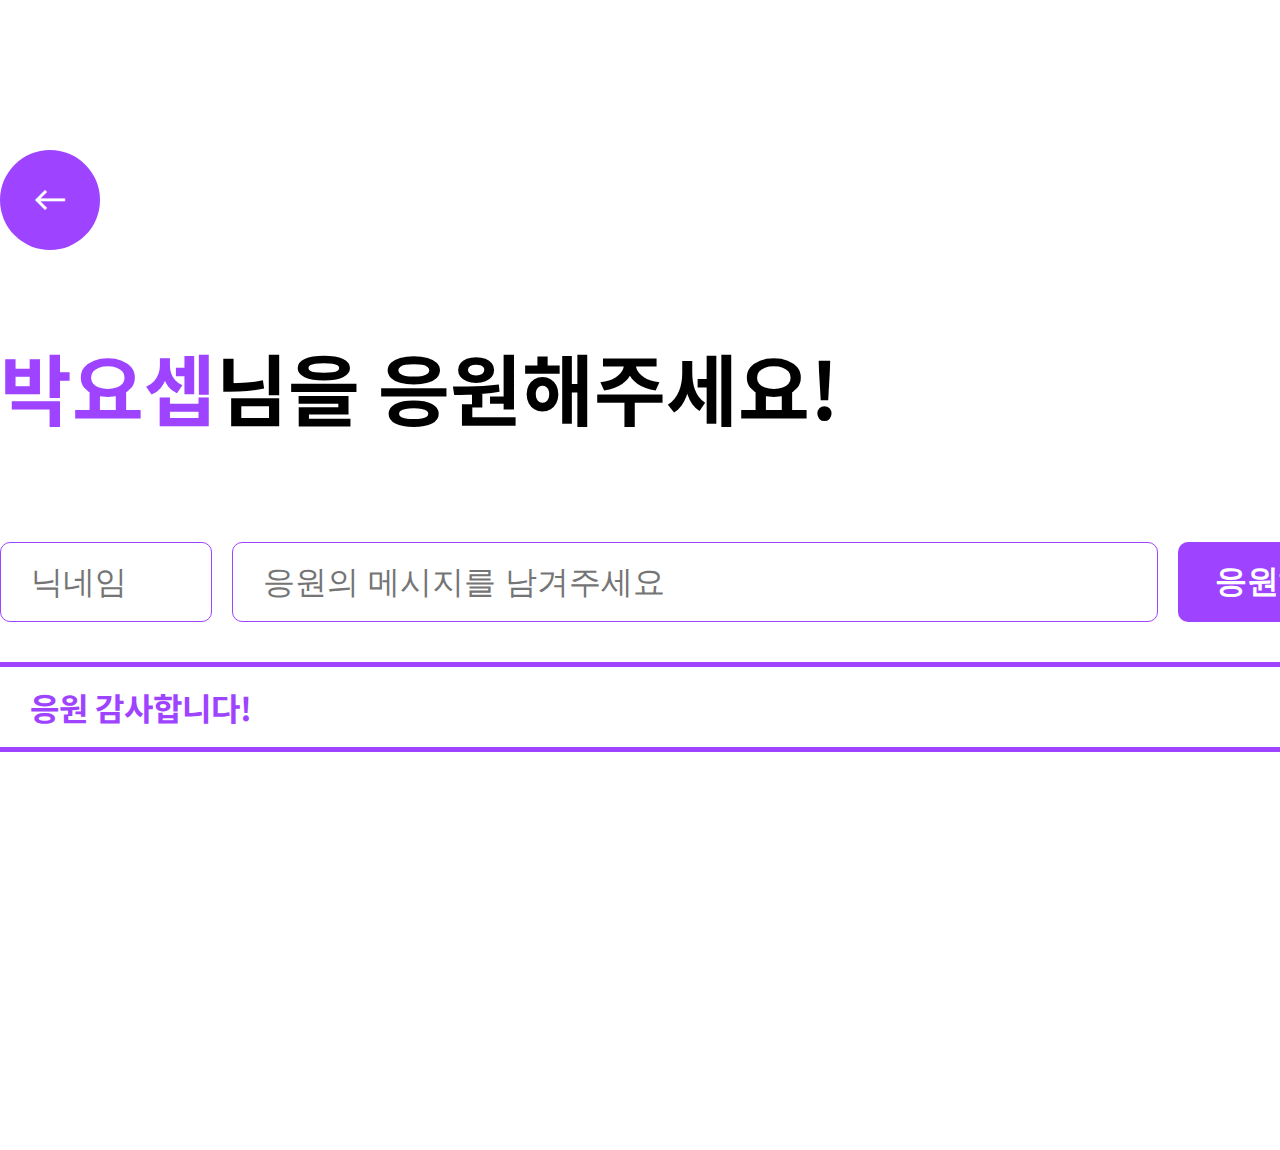
<file: gestbook.html>
<!DOCTYPE html>
<html lang="en">

<head>
    <meta charset="UTF-8">
    <meta http-equiv="X-UA-Compatible" content="IE=edge">
    <meta name="viewport" content="width=device-width, initial-scale=1.0">
    <link rel="stylesheet"
        href="https://fonts.googleapis.com/css2?family=Material+Symbols+Outlined:opsz,wght,FILL,GRAD@20..48,100..700,0..1,-50..200" />
    <link rel="preconnect" href="https://fonts.googleapis.com">
    <link rel="preconnect" href="https://fonts.gstatic.com" crossorigin>
    <link
        href="https://fonts.googleapis.com/css2?family=Montserrat:ital,wght@0,100..900;1,100..900&family=Noto+Sans+KR:wght@100..900&display=swap"
        rel="stylesheet">

    <link rel="stylesheet" href="css/gestbook.css">
    <title>Document</title>
</head>

<body>
    <div id="gestbook">
        <div class="container">
            <div class="backhome">
                <a href="index.html">
                    <span class="material-symbols-outlined">
                        keyboard_backspace
                    </span>
                </a>
            </div>
            <div class="title">
                <p><span id="membername">박요셉</span>님을 응원해주세요!</p>
            </div>
            <div class="gestinfo">
                <input id="nickname" type="text" placeholder="닉네임">
                <input id="supporttext" type="text" placeholder="응원의 메시지를 남겨주세요">
                <button class="sendinfo">응원하기</button>
            </div>

            <table id="gesthistory">
                <tr>
                    <td id="thankyoutext" style="width:1300px">응원 감사합니다!</td>
                </tr>
            </table>
        </div>
    </div>
    <script src="js/gestbook.js"></script>
</body>

</html>
</file>
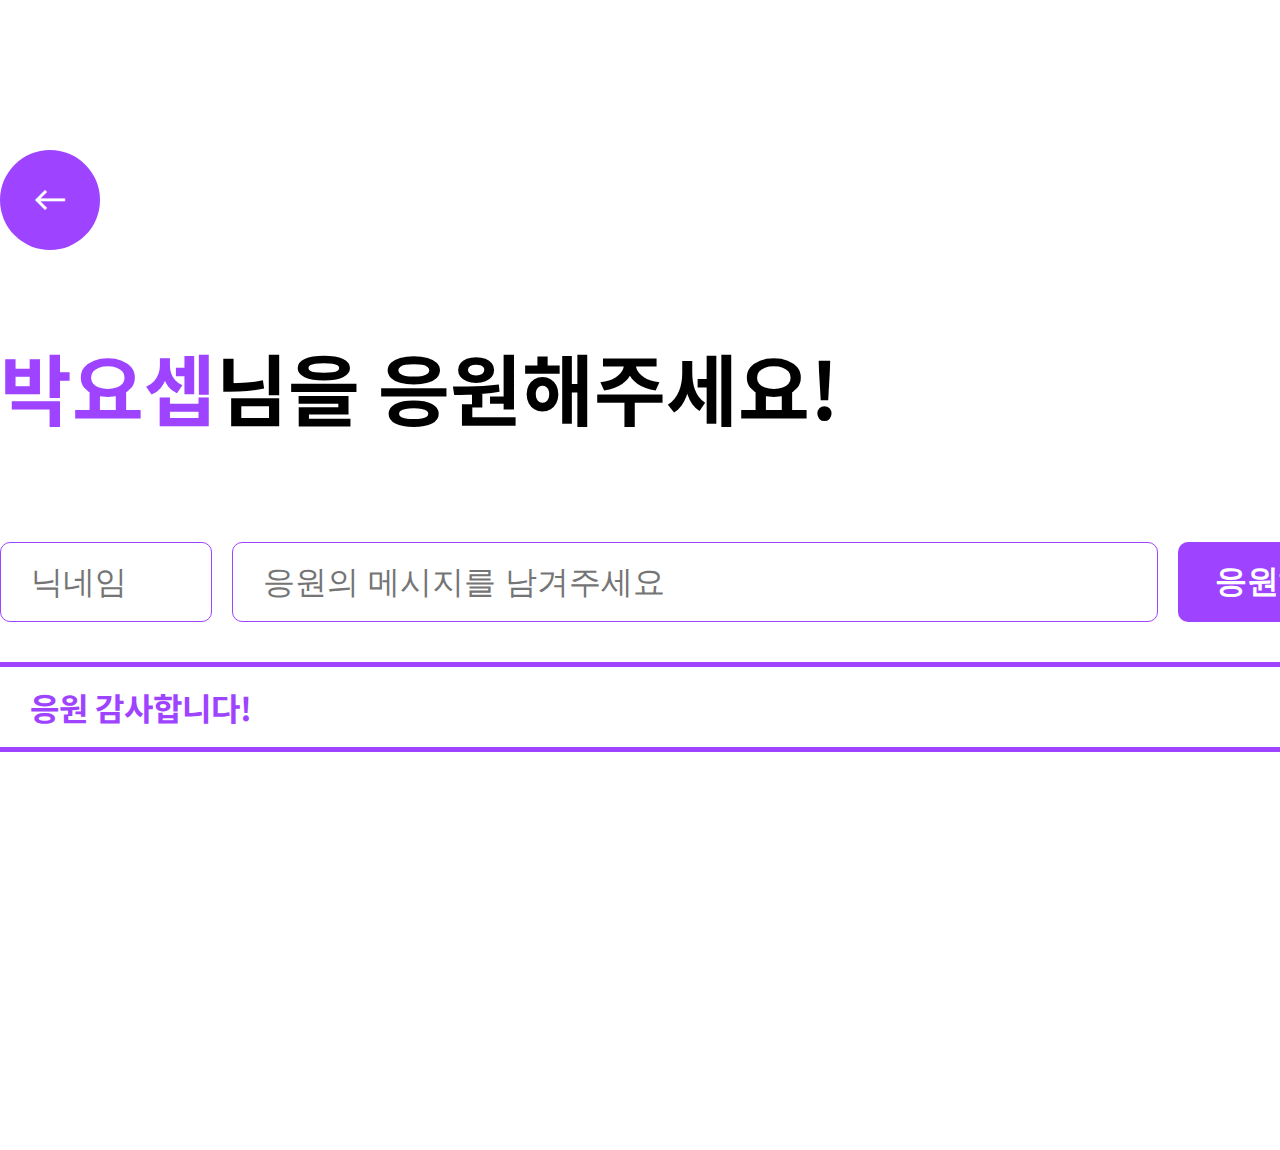
<file: guestbook.html>
<!DOCTYPE html>
<html lang="en">

<head>
    <meta charset="UTF-8">
    <meta http-equiv="X-UA-Compatible" content="IE=edge">
    <meta name="viewport" content="width=device-width, initial-scale=1.0">
    <link rel="stylesheet"
        href="https://fonts.googleapis.com/css2?family=Material+Symbols+Outlined:opsz,wght,FILL,GRAD@20..48,100..700,0..1,-50..200" />
    <link rel="preconnect" href="https://fonts.googleapis.com">
    <link rel="preconnect" href="https://fonts.gstatic.com" crossorigin>
    <link
        href="https://fonts.googleapis.com/css2?family=Montserrat:ital,wght@0,100..900;1,100..900&family=Noto+Sans+KR:wght@100..900&display=swap"
        rel="stylesheet">
    <link rel="icon" type="image/x-icon" href="./img/favicon.png">

    <link rel="stylesheet" href="css/guestbook.css">
    <title>Document</title>
</head>

<body>
    <div id="guestbook">
        <div class="container">
            <div class="backhome">
                <a href="index.html">
                    <span class="material-symbols-outlined">
                        keyboard_backspace
                    </span>
                </a>
            </div>
            <div class="title">
                <p><span id="membername">박요셉</span>님을 응원해주세요!</p>
            </div>
            <div class="guestinfo">
                <input id="nickname" type="text" placeholder="닉네임" maxlength="5">
                <input id="supporttext" type="text" placeholder="응원의 메시지를 남겨주세요" maxlength="45">
                <button class="sendinfo">응원하기</button>
            </div>

            <table id="guesthistory">
                <tr>
                    <td id="thankyoutext" style="width:1300px">응원 감사합니다!</td>
                </tr>
            </table>
        </div>
    </div>
    <script src="js/guestbook.js"></script>
</body>

</html>
</file>
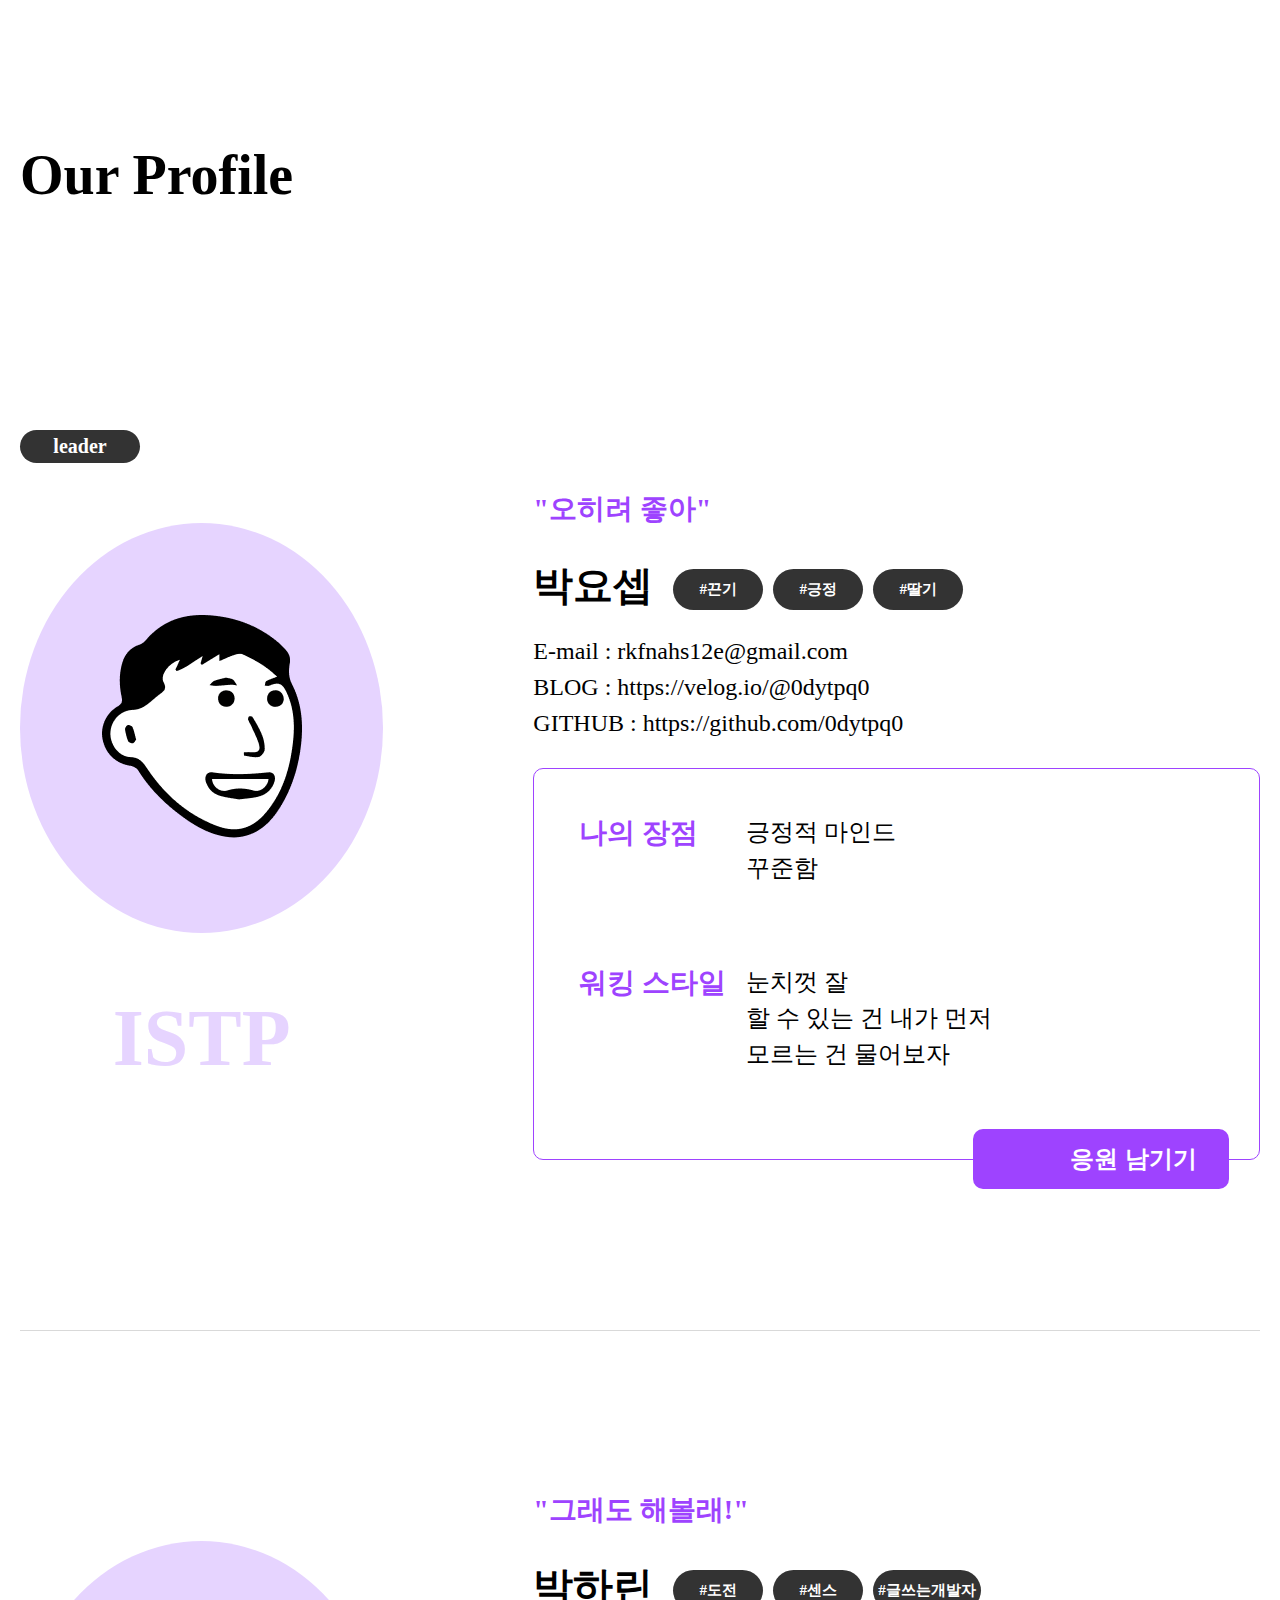
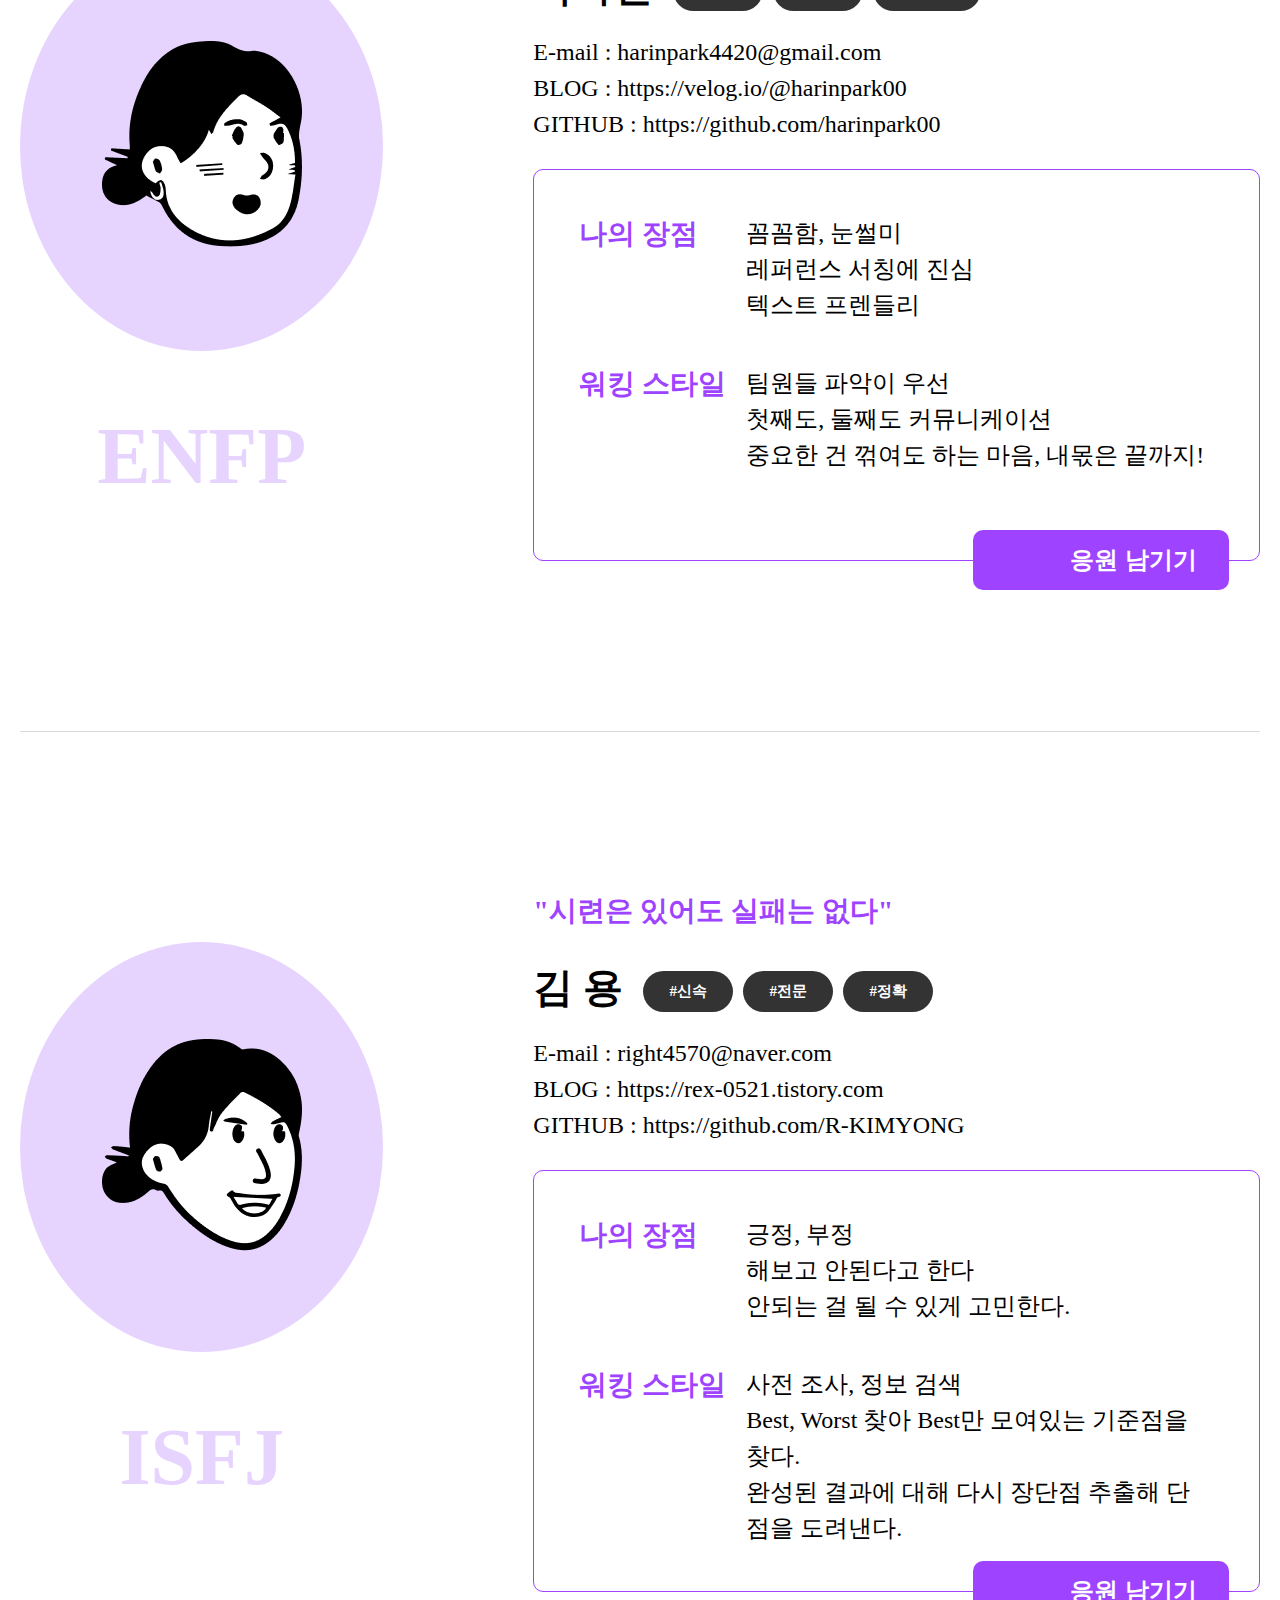
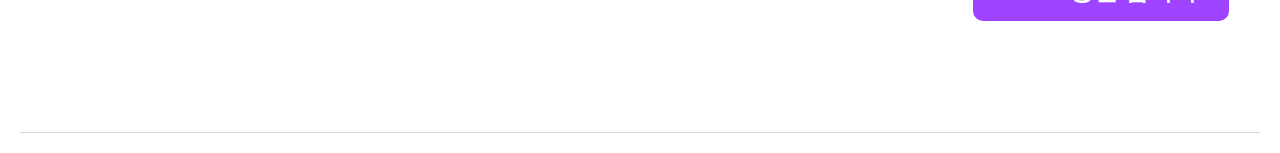
<file: profile1.html>
<!DOCTYPE html>
<html lang="en">

<head>
  <meta charset="UTF-8">
  <meta name="viewport" content="width=device-width, initial-scale=1.0">
  <title>Document</title>
  <link rel="stylesheet" href="./css/profile1.css" />

</head>

<body>
  <div id="profile">
    <div class="section-header">
      <h1 class="section-title">Our Profile</h1>
    </div>

    <div class="profile-card-wrapper">
      <div class="profile-main">
        <div class="leader-wrapper">
          <p class="leader">leader</p>
        </div>
        <div class="profile-photo-wrapper">
          <div class="profile-photo">
            <img src="img/avatar-yosep.png">
          </div>
        </div>
        <p class="profile-mbti">ISTP</p>
      </div>
      <div class="profile-detail">
        <div class="profile-quote">
          "오히려 좋아"
        </div>
        <div class="profile-name-wrapper">
          <h3 class="profile-name">박요셉</h3>
          <div class="profile-keywords">
            <span class="keyword">#끈기</span>
            <span class="keyword">#긍정</span>
            <span class="keyword">#딸기</span>
          </div>
        </div>
        <div class="profile-contact">
          <p>E-mail : rkfnahs12e@gmail.com</a></p>
          <p>BLOG : https://velog.io/@0dytpq0</a></p>
          <p>GITHUB : https://github.com/0dytpq0</a></p>
        </div>
        <div class="profile-attributes">
          <div class="attribute">
            <h3 class="attribute-title">나의 장점</h3>
            <div class="attribute-detail">
              <p>긍정적 마인드</p>
              <p>꾸준함</p>
            </div>
          </div>
          <div class="attribute">
            <h3 class="attribute-title">워킹 스타일</h3>
            <div class="attribute-detail">
              <p>눈치껏 잘</p>
              <p>할 수 있는 건 내가 먼저</p>
              <p>모르는 건 물어보자</p>
            </div>
          </div>
          <div class="btn-wrapper">
          </div>
          <button class="btn-cheering">응원 남기기</button>
        </div>
      </div>
    </div>


    <div class="profile-card-wrapper">
      <div class="profile-main">
        <div class="non-leader">
        </div>
        <div class="profile-photo-wrapper">
          <div class="profile-photo">
            <img src="img/avatar-harin.png">
          </div>
        </div>
        <p class="profile-mbti">ENFP</p>
      </div>
      <div class="profile-detail">
        <div class="profile-quote">
          "그래도 해볼래!"
        </div>
        <div class="profile-name-wrapper">
          <h3 class="profile-name">박하린</h3>
          <div class="profile-keywords">
            <span class="keyword">#도전</span>
            <span class="keyword">#센스</span>
            <span class="keyword">#글쓰는개발자</span>
          </div>
        </div>
        <div class="profile-contact">
          <p>E-mail : harinpark4420@gmail.com</a></p>
          <p>BLOG : https://velog.io/@harinpark00</a></p>
          <p>GITHUB : https://github.com/harinpark00</a></p>
        </div>
        <div class="profile-attributes">
          <div class="attribute">
            <h3 class="attribute-title">나의 장점</h3>
            <div class="attribute-detail">
              <p>꼼꼼함, 눈썰미</p>
              <p>레퍼런스 서칭에 진심</p>
              <p>텍스트 프렌들리</p>
            </div>
          </div>
          <div class="attribute">
            <h3 class="attribute-title">워킹 스타일</h3>
            <div class="attribute-detail">
              <p>팀원들 파악이 우선 </p>
              <p>첫째도, 둘째도 커뮤니케이션</p>
              <p>중요한 건 꺾여도 하는 마음, 내몫은 끝까지!</p>
            </div>
          </div>
          <div class="btn-wrapper">
          </div>
          <button class="btn-cheering">응원 남기기</button>
        </div>
      </div>
    </div>

    <div class="profile-card-wrapper">
      <div class="profile-main">
        <div class="non-leader">
        </div>
        <div class="profile-photo-wrapper">
          <div class="profile-photo">
            <img src="img/avatar-yong.png">
          </div>
        </div>
        <p class="profile-mbti">ISFJ</p>
      </div>
      <div class="profile-detail">
        <div class="profile-quote">
          "시련은 있어도 실패는 없다"
        </div>
        <div class="profile-name-wrapper">
          <h3 class="profile-name">김 용</h3>
          <div class="profile-keywords">
            <span class="keyword">#신속</span>
            <span class="keyword">#전문</span>
            <span class="keyword">#정확</span>
          </div>
        </div>
        <div class="profile-contact">
          <p>E-mail : right4570@naver.com</a></p>
          <p>BLOG : https://rex-0521.tistory.com</a></p>
          <p>GITHUB : https://github.com/R-KIMYONG</a></p>
        </div>
        <div class="profile-attributes">
          <div class="attribute">
            <h3 class="attribute-title">나의 장점</h3>
            <div class="attribute-detail">
              <p>긍정, 부정</p>
              <p>해보고 안된다고 한다</p>
              <p>안되는 걸 될 수 있게 고민한다.</p>
            </div>
          </div>
          <div class="attribute">
            <h3 class="attribute-title">워킹 스타일</h3>
            <div class="attribute-detail">
              <p>사전 조사, 정보 검색</p>
              <p>Best, Worst 찾아 Best만 모여있는 기준점을 찾다.</p>
              <p>완성된 결과에 대해 다시 장단점 추출해 단점을 도려낸다.</p>
            </div>
          </div>
          <div class="btn-wrapper">
          </div>
          <button class="btn-cheering">응원 남기기</button>
        </div>
      </div>
    </div>


  </div>
</body>

</html>
</file>
<file: css/gestbook.css>
* {
    margin: 0px;
    padding: 0px;
}

#gestbook {
    display: block;
    margin: 150px auto 0px;
    font-family: "Noto Sans KR", sans-serif;
}

#gestbook .container {
    width: 1380px;
    height: 1000px;
    ;
    margin: 0px auto;
}

#gestbook .backhome {
    width: 100px;
    height: 100px;
    border-radius: 100px;
    background: #9E43FF;
    position: relative;
    cursor: pointer;
    transition: 0.5s;
}

#gestbook .backhome:hover {
    box-shadow: 1px 1px 10px #9E43FF;
}

#gestbook .material-symbols-outlined {
    position: absolute;
    left: 50%;
    top: 50%;
    font-size: 40px;
    ;
    transform: translate(-50%, -50%);
    color: white;
    font-variation-settings:
        'FILL' 0,
        'wght' 400,
        'GRAD' 0,
        'opsz' 24,
}

#gestbook .title {
    font-size: 78px;
    font-weight: bold;
    margin-top: 80px;
}

#gestbook .title span {
    color: #9E43FF
}


#gestbook .gestinfo {
    width: 1380px;
    height: 80px;
    display: flex;
    justify-content: space-between;
    align-items: center;
    box-sizing: border-box;
    margin-top: 100px;
}

/* 응원자 닉네임과 응원글 input */
#gestbook #nickname {
    width: 212px;
    height: 80px;
    box-sizing: border-box;
    font-size: 32px;
    padding-left: 30px;
    box-sizing: border-box;
    border: 1px solid #9E43FF;
    border-radius: 10px;
}

#nickname::placeholder {
    font-size: 32px;
}


#gestbook #supporttext {
    width: 926px;
    height: 80px;
    box-sizing: border-box;
    font-size: 32px;
    padding-left: 30px;
    box-sizing: border-box;
    border: 1px solid #9E43FF;
    border-radius: 10px;
}

#supporttext::placeholder {
    font-size: 32px;
}

#gestbook .sendinfo {
    background: #9E43FF;
    color: #fff;
    font-size: 32px;
    border-radius: 10px;
    font-weight: bold;
    width: 202px;
    height: 80px;
    border: none;
}

/* 응원자 닉네임과 응원글 input */


/* 응원자 닉네임과 응원글 input */

#gesthistory {
    width: 1380px;
    border-top: 5px solid #9E43FF;
    border-bottom: 5px solid #9E43FF;
    box-sizing: border-box;
    border-collapse: collapse;
    margin-top: 40px;
}

#gesthistory tr {
    width: 1380px;
    height: 80px;
    border-bottom: 1px solid #A7A7A7;
    padding: 0px;
    display: flex;
    justify-content: space-between;
    align-items: center;
}

#gesthistory tr:last-child {
    border: none;
}

#gesthistory tr td {
    height: 80px;
    line-height: 80px;
    font-size: 32px;
}

#gesthistory tr td:nth-of-type(1) {
    width: 212px;
    padding-left: 30px;
    box-sizing: border-box;
    color: #9E43FF;
    font-weight: bold
}

#gesthistory tr td:nth-of-type(2) {
    width: 1148px;
    padding-left: 24px;
    box-sizing: border-box;
}
</file>
<file: css/guestbook.css>
* {
    margin: 0px;
    padding: 0px;
}

#guestbook {
    display: block;
    margin: 150px auto 0px;
    font-family: "Noto Sans KR", sans-serif;
}

#guestbook .container {
    width: 1380px;
    height: 1000px;
    ;
    margin: 0px auto;
}

#guestbook .backhome {
    width: 100px;
    height: 100px;
    border-radius: 100px;
    background: #9E43FF;
    position: relative;
    cursor: pointer;
    transition: 0.5s;
}

#guestbook .backhome>a {
    width: 100px;
    height: 100px;
    border-radius: 100px;
    display: block;
}


#guestbook .backhome:hover {
    box-shadow: 1px 1px 10px #9E43FF;
}

#guestbook .material-symbols-outlined {
    position: absolute;
    left: 50%;
    top: 50%;
    font-size: 40px;
    ;
    transform: translate(-50%, -50%);
    color: white;
    font-variation-settings:
        'FILL' 0,
        'wght' 400,
        'GRAD' 0,
        'opsz' 24,
}

#guestbook .title {
    font-size: 78px;
    font-weight: bold;
    margin-top: 80px;
}

#guestbook .title span {
    color: #9E43FF
}


#guestbook .guestinfo {
    width: 1380px;
    height: 80px;
    display: flex;
    justify-content: space-between;
    align-items: center;
    box-sizing: border-box;
    margin-top: 100px;
}

/* 응원자 닉네임과 응원글 input */
#guestbook #nickname {
    width: 212px;
    height: 80px;
    box-sizing: border-box;
    font-size: 32px;
    padding-left: 30px;
    box-sizing: border-box;
    border: 1px solid #9E43FF;
    border-radius: 10px;
}

#nickname::placeholder {
    font-size: 32px;
}


#guestbook #supporttext {
    width: 926px;
    height: 80px;
    box-sizing: border-box;
    font-size: 32px;
    padding-left: 30px;
    box-sizing: border-box;
    border: 1px solid #9E43FF;
    border-radius: 10px;
}

#supporttext::placeholder {
    font-size: 32px;
}

#guestbook #nickname:focus {
    border-color: #9E43FF;
    outline: none;
    box-shadow: 0px 0px 3px #9E43FF;
}

#guestbook #supporttext:focus {
    border-color: #9E43FF;
    outline: none;
    box-shadow: 0px 0px 3px #9E43FF;
}

#guestbook .sendinfo {
    background: #9E43FF;
    color: #fff;
    font-size: 32px;
    border-radius: 10px;
    font-weight: bold;
    width: 202px;
    height: 80px;
    border: none;
    cursor: pointer;
}

/* 응원자 닉네임과 응원글 input */


/* 응원자 닉네임과 응원글 input */

#guesthistory {
    width: 1380px;
    border-top: 5px solid #9E43FF;
    border-bottom: 5px solid #9E43FF;
    box-sizing: border-box;
    border-collapse: collapse;
    margin-top: 40px;
}

#guesthistory tr {
    width: 1380px;
    height: 80px;
    border-bottom: 1px solid #A7A7A7;
    padding: 0px;
    display: flex;
    justify-content: space-between;
    align-items: center;
}

#guesthistory tr:last-child {
    border: none;
}

#guesthistory tr td {
    height: 80px;
    line-height: 80px;
    font-size: 32px;
}

#guesthistory tr td:nth-of-type(1) {
    width: 212px;
    padding-left: 30px;
    box-sizing: border-box;
    color: #9E43FF;
    font-weight: bold
}

#guesthistory tr td:nth-of-type(2) {
    width: 997px;
    padding-left: 24px;
    box-sizing: border-box;
    display: flex;
    justify-content: space-between;
    align-items: center;
}

#guesthistory tr td:nth-of-type(3) {
    width: 131px;
    padding-left: 24px;
    box-sizing: border-box;
    display: flex;
    justify-content: center;
    align-items: center;
}

#guesthistory tr td:nth-of-type(3)>div {
    width: 42px;
    height: 42px;
    position: relative;
}

#guesthistory tr td:nth-of-type(3)>div img {
    position: absolute;
    left: 50%;
    top: 50%;
    transform: translate(-50%, -50%);
    cursor: pointer;
}

#guestbook .editinvalue {
    width: 880px;
    padding-left: 24px;
    box-sizing: border-box;
    font-size: 32px;
    padding-left: 0px;
    padding: 10px 0px;
    box-sizing: border-box;
    border:1px solid #9E43FF;
}

#guestbook .editinvalue:focus {
    border-color: #9E43FF;
    outline: none;
    box-shadow: 0px 0px 3px #9E43FF;
}

#guestbook .completion {
    background: #9E43FF;
    color: #fff;
    width: 87px;
    height: 50px;
    border-radius: 10px;
    font-size: 22px;
    border: none;
    cursor: pointer;
}
</file>
<file: css/profile1.css>
* {
  margin: 0;
  padding: 0;
}

#profile {
  max-width: 1380px;
  margin: 0 auto;
  padding: 20px;
}

#profile .section-header {
  display: flex;
  font-size: 28px;
  font-weight: bold;
  height: 310px;
  align-items: center;
}

#profile .profile-card-wrapper {
  display: flex;
  height: 800px;
  width: 100%;
  padding: 100px 0;
  border-bottom: 1px #d9d9d9 solid;
}

#profile .profile-main {
  display: flex;
  flex-direction: column;
  width: 410px;
  gap: 60px;
}

#profile .leader-wrapper {
  display: flex;
  font-size: 20px;
  height: 13px;
  background-color: #333333;
  color: white;
  padding: 10px;
  width: 100px;
  border-radius: 20px;
  font-weight: bold;
  align-items: center;
  justify-content: center;
  margin-right: auto;
}

#profile .non-leader {
  display: flex;
  height: 50px;
}

#profile .profile-photo-wrapper {
  display: flex;
  justify-content: center;
  background-color: #e6d4ff;
  height: 410px;
  border-radius: 50%;
  align-items: center;
}

#profile .profile-mbti {
  color: #e6d4ff;
  font-size: 80px;
  text-align: center;
  font-weight: bold;
}

#profile .profile-detail {
  display: flex;
  margin-top: 60px;
  flex-direction: column;
  width: 820px;
  margin-left: 150px;
}

#profile .profile-quote {
  font-size: 28px;
  color: #9e43ff;
  font-weight: bold;
  margin-bottom: 30px;
}

#profile .profile-name-wrapper {
  display: flex;
  flex-direction: row;
  margin-bottom: 20px;
}

#profile .profile-name {
  display: flex;
  font-size: 40px;
  margin-right: 20px;
}

#profile .profile-keywords {
  display: flex;
  align-items: center;
  margin-top: 8px;
}

#profile .keyword {
  display: flex;
  font-size: 15px;
  height: 35px;
  background-color: #333333;
  color: white;
  padding: 3px 5px;
  min-width: 80px;
  border-radius: 24px;
  font-weight: bold;
  align-items: center;
  justify-content: center;
  margin-right: 10px;
}

#profile .profile-contact {
  font-size: 24px;
  margin-bottom: 27px;
  line-height: 150%;
}

#profile a {
  text-decoration: none;
  color: black;
}

#profile .profile-attributes {
  display: grid;
  grid-template-columns: 1fr 2.8fr;
  border: 1px #9e43ff solid;
  border-radius: 10px;
  padding: 45px;
  position: relative;
}

#profile .attribute {
  display: contents;
  font-size: 24px;
}

#profile .attribute-title {
  grid-column: 1;
  font-weight: bold;
  font-size: 28px;
  color: #9e43ff;
  min-height: 150px;
}

#profile .attribute-detail {
  grid-column: 2;
  line-height: 150%;
}

#profile .btn-cheering {
  position: absolute;
  top: 100%;
  right: 30px;
  transform: translateY(-50%);
  width: 256px;
  height: 60px;
  padding: 12px 32px;
  color: white;
  background-color: #9e43ff;
  border: none;
  border-radius: 10px;
  font-size: 24px;
  font-weight: bold;
  cursor: pointer;
  text-align: right;
}

#profile .btn-cheering:hover {
  background-color: #6417c9;
}
</file>
